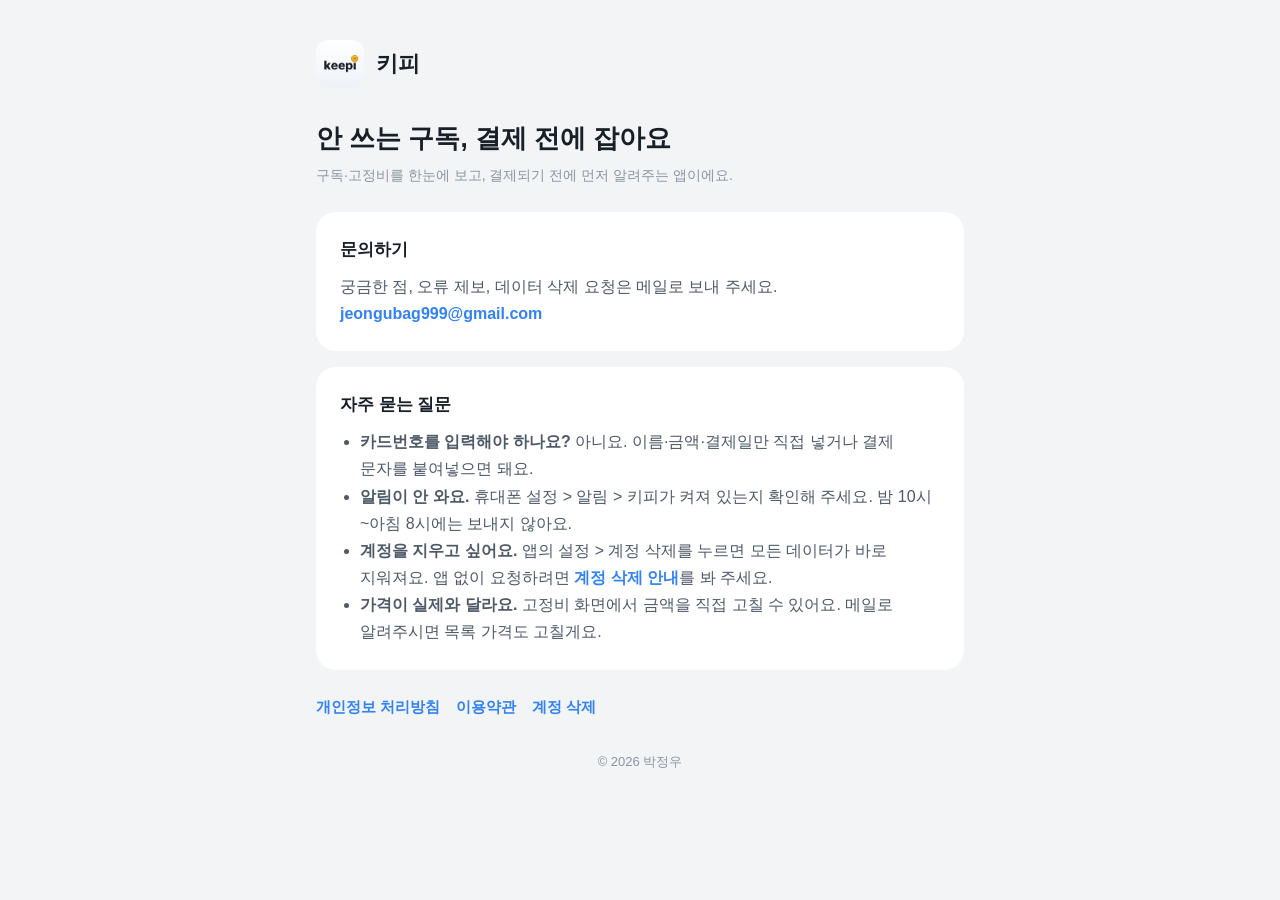
<file: index.html>
<!doctype html>
<html lang="ko">
<head>
  <meta charset="utf-8" />
  <meta name="viewport" content="width=device-width, initial-scale=1" />
  <title>키피 고객지원</title>
  <meta name="description" content="키피(Keepi) — 안 쓰는 구독, 결제 전에 잡아요. 문의와 도움말" />
  <link rel="icon" href="icon.png" />
  <link rel="stylesheet" href="style.css" />
</head>
<body>
  <main>
    <header>
      <img src="icon.png" alt="" />
      <span class="name">키피</span>
    </header>

    <h1>안 쓰는 구독, 결제 전에 잡아요</h1>
    <p class="updated">구독·고정비를 한눈에 보고, 결제되기 전에 먼저 알려주는 앱이에요.</p>

    <section class="card">
      <h2>문의하기</h2>
      <p>궁금한 점, 오류 제보, 데이터 삭제 요청은 메일로 보내 주세요.<br />
        <a href="mailto:jeongubag999@gmail.com">jeongubag999@gmail.com</a></p>
    </section>

    <section class="card">
      <h2>자주 묻는 질문</h2>
      <ul>
        <li><b>카드번호를 입력해야 하나요?</b> 아니요. 이름·금액·결제일만 직접 넣거나 결제 문자를 붙여넣으면 돼요.</li>
        <li><b>알림이 안 와요.</b> 휴대폰 설정 &gt; 알림 &gt; 키피가 켜져 있는지 확인해 주세요. 밤 10시~아침 8시에는 보내지 않아요.</li>
        <li><b>계정을 지우고 싶어요.</b> 앱의 설정 &gt; 계정 삭제를 누르면 모든 데이터가 바로 지워져요. 앱 없이 요청하려면 <a href="delete-account.html">계정 삭제 안내</a>를 봐 주세요.</li>
        <li><b>가격이 실제와 달라요.</b> 고정비 화면에서 금액을 직접 고칠 수 있어요. 메일로 알려주시면 목록 가격도 고칠게요.</li>
      </ul>
    </section>

    <nav>
      <a href="privacy.html">개인정보 처리방침</a>
      <a href="terms.html">이용약관</a>
      <a href="delete-account.html">계정 삭제</a>
    </nav>
    <footer>© 2026 박정우</footer>
  </main>
</body>
</html>
</file>
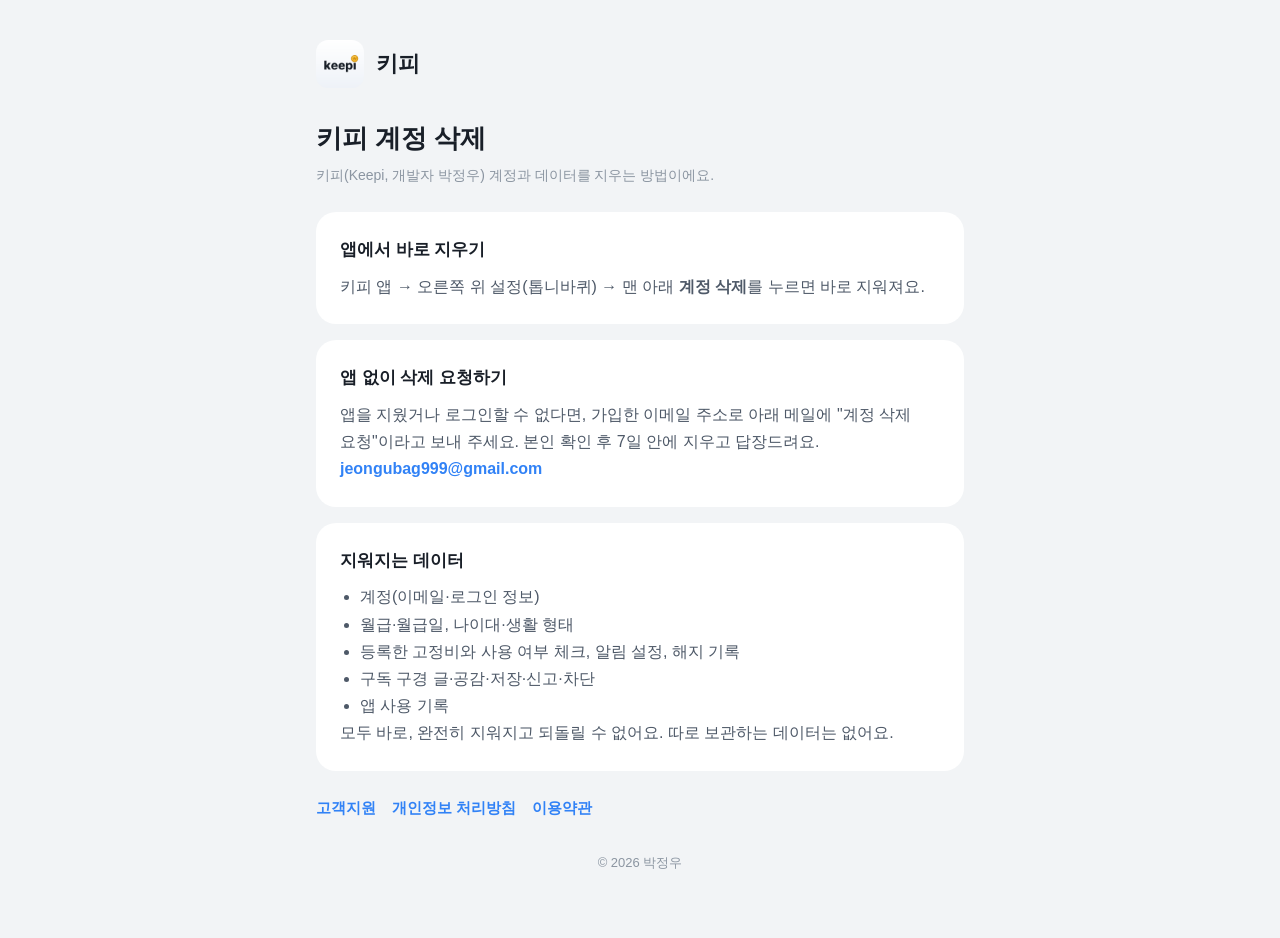
<file: delete-account.html>
<!doctype html>
<html lang="ko">
<head>
  <meta charset="utf-8" />
  <meta name="viewport" content="width=device-width, initial-scale=1" />
  <title>키피 계정 삭제</title>
  <meta name="description" content="키피(Keepi) 계정과 데이터를 지우는 방법" />
  <link rel="icon" href="icon.png" />
  <link rel="stylesheet" href="style.css" />
</head>
<body>
  <main>
    <header>
      <img src="icon.png" alt="" />
      <span class="name">키피</span>
    </header>

    <h1>키피 계정 삭제</h1>
    <p class="updated">키피(Keepi, 개발자 박정우) 계정과 데이터를 지우는 방법이에요.</p>

    <section class="card" id="in-app">
      <h2>앱에서 바로 지우기</h2>
      <p>키피 앱 → 오른쪽 위 설정(톱니바퀴) → 맨 아래 <b>계정 삭제</b>를 누르면 바로 지워져요.</p>
    </section>

    <section class="card" id="request">
      <h2>앱 없이 삭제 요청하기</h2>
      <p>앱을 지웠거나 로그인할 수 없다면, 가입한 이메일 주소로 아래 메일에 "계정 삭제 요청"이라고 보내 주세요. 본인 확인 후 7일 안에 지우고 답장드려요.<br />
        <a href="mailto:jeongubag999@gmail.com?subject=%ED%82%A4%ED%94%BC%20%EA%B3%84%EC%A0%95%20%EC%82%AD%EC%A0%9C%20%EC%9A%94%EC%B2%AD">jeongubag999@gmail.com</a></p>
    </section>

    <section class="card" id="what">
      <h2>지워지는 데이터</h2>
      <ul>
        <li>계정(이메일·로그인 정보)</li>
        <li>월급·월급일, 나이대·생활 형태</li>
        <li>등록한 고정비와 사용 여부 체크, 알림 설정, 해지 기록</li>
        <li>구독 구경 글·공감·저장·신고·차단</li>
        <li>앱 사용 기록</li>
      </ul>
      <p>모두 바로, 완전히 지워지고 되돌릴 수 없어요. 따로 보관하는 데이터는 없어요.</p>
    </section>

    <nav>
      <a href="index.html">고객지원</a>
      <a href="privacy.html">개인정보 처리방침</a>
      <a href="terms.html">이용약관</a>
    </nav>
    <footer>© 2026 박정우</footer>
  </main>
</body>
</html>
</file>
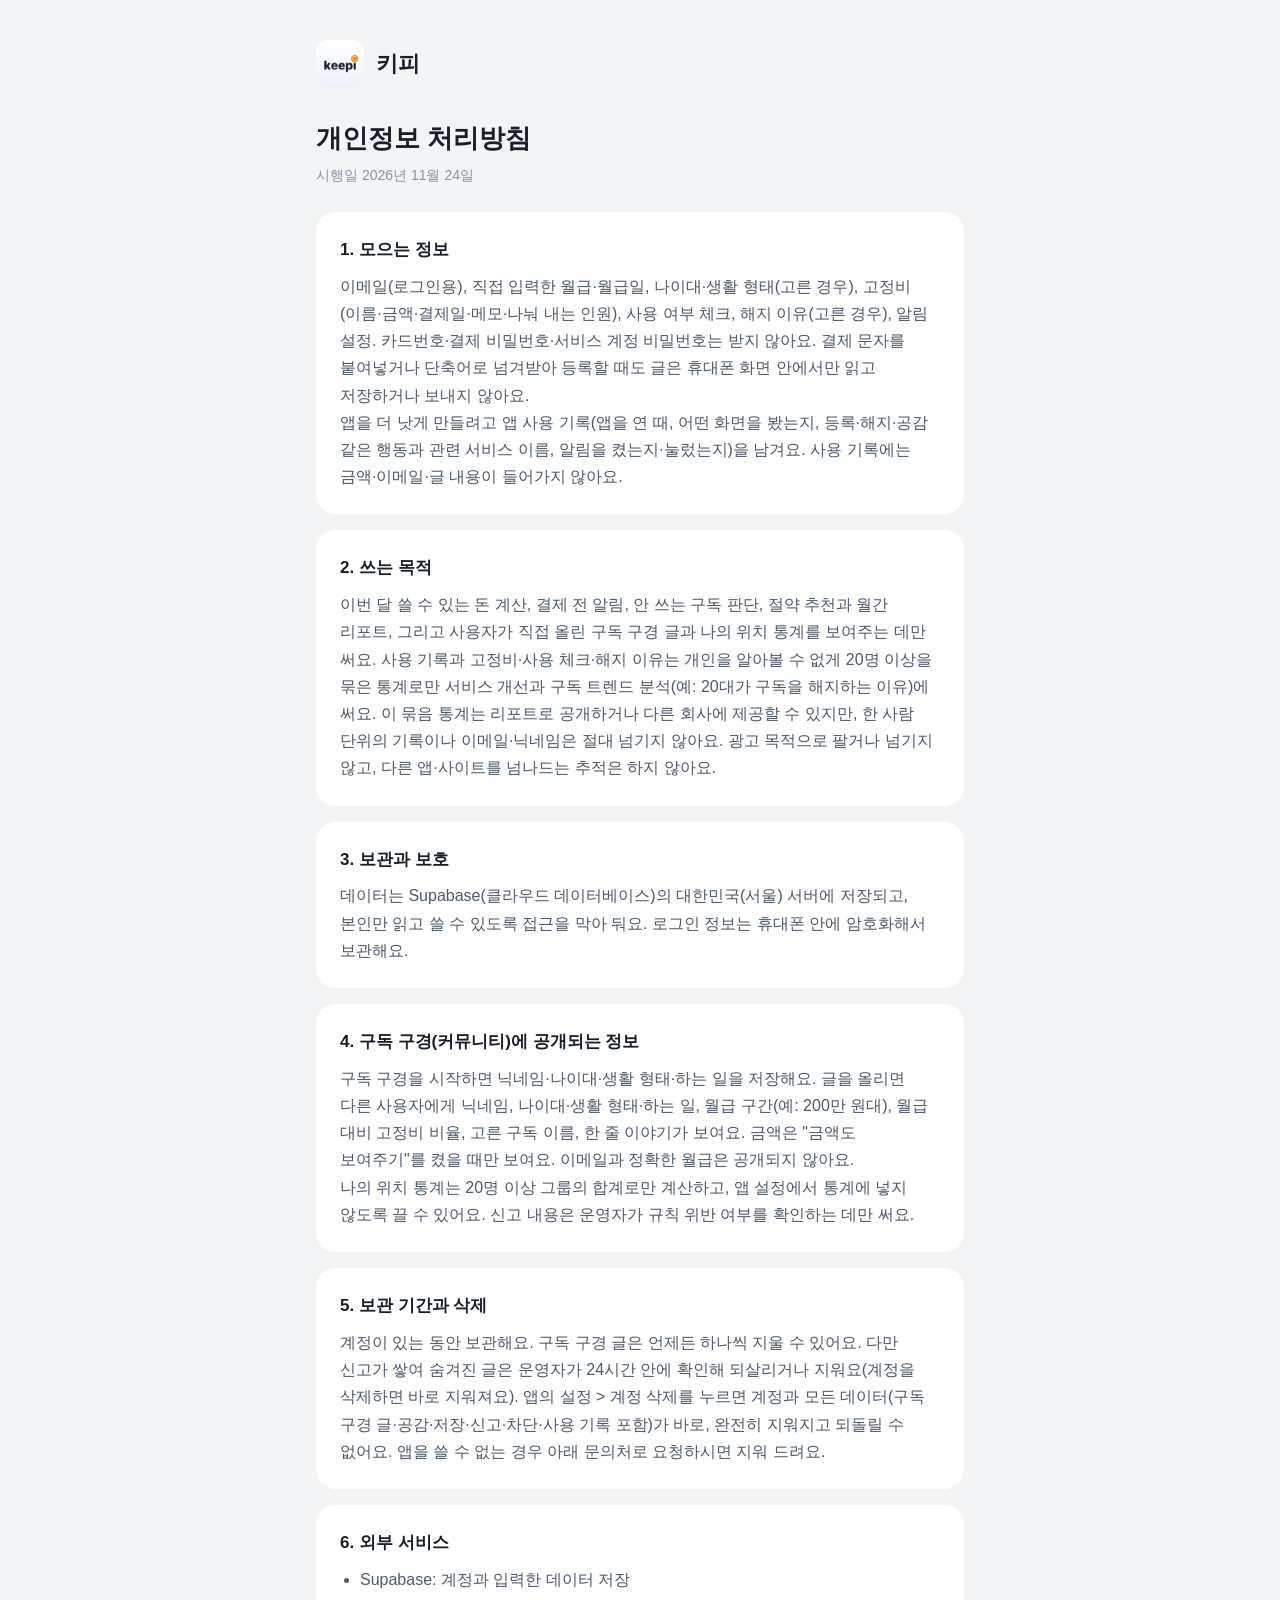
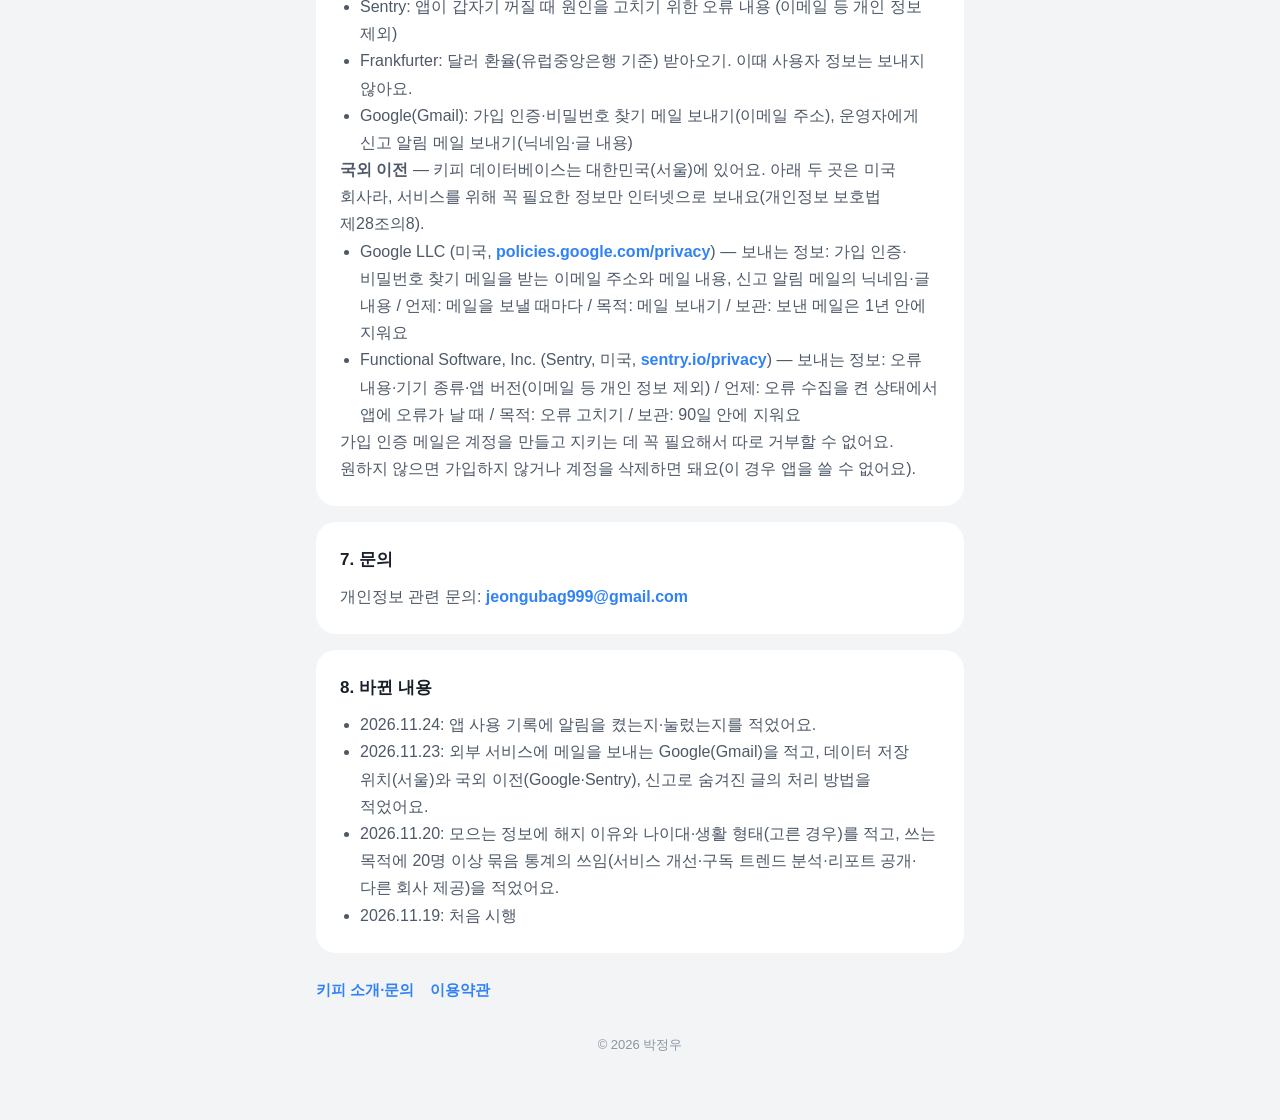
<file: privacy.html>
<!doctype html>
<html lang="ko">
<head>
  <meta charset="utf-8" />
  <meta name="viewport" content="width=device-width, initial-scale=1" />
  <title>키피 개인정보 처리방침</title>
  <meta name="description" content="키피(Keepi) 앱의 개인정보 처리방침" />
  <link rel="icon" href="icon.png" />
  <link rel="stylesheet" href="style.css" />
</head>
<body>
  <main>
    <header>
      <img src="icon.png" alt="" />
      <span class="name">키피</span>
    </header>

    <h1>개인정보 처리방침</h1>
    <p class="updated">시행일 2026년 11월 24일</p>

    <section class="card">
      <h2>1. 모으는 정보</h2>
      <p>이메일(로그인용), 직접 입력한 월급·월급일, 나이대·생활 형태(고른 경우), 고정비(이름·금액·결제일·메모·나눠 내는 인원), 사용 여부 체크, 해지 이유(고른 경우), 알림 설정. 카드번호·결제 비밀번호·서비스 계정 비밀번호는 받지 않아요. 결제 문자를 붙여넣거나 단축어로 넘겨받아 등록할 때도 글은 휴대폰 화면 안에서만 읽고 저장하거나 보내지 않아요.</p>
      <p>앱을 더 낫게 만들려고 앱 사용 기록(앱을 연 때, 어떤 화면을 봤는지, 등록·해지·공감 같은 행동과 관련 서비스 이름, 알림을 켰는지·눌렀는지)을 남겨요. 사용 기록에는 금액·이메일·글 내용이 들어가지 않아요.</p>
    </section>

    <section class="card">
      <h2>2. 쓰는 목적</h2>
      <p>이번 달 쓸 수 있는 돈 계산, 결제 전 알림, 안 쓰는 구독 판단, 절약 추천과 월간 리포트, 그리고 사용자가 직접 올린 구독 구경 글과 나의 위치 통계를 보여주는 데만 써요. 사용 기록과 고정비·사용 체크·해지 이유는 개인을 알아볼 수 없게 20명 이상을 묶은 통계로만 서비스 개선과 구독 트렌드 분석(예: 20대가 구독을 해지하는 이유)에 써요. 이 묶음 통계는 리포트로 공개하거나 다른 회사에 제공할 수 있지만, 한 사람 단위의 기록이나 이메일·닉네임은 절대 넘기지 않아요. 광고 목적으로 팔거나 넘기지 않고, 다른 앱·사이트를 넘나드는 추적은 하지 않아요.</p>
    </section>

    <section class="card">
      <h2>3. 보관과 보호</h2>
      <p>데이터는 Supabase(클라우드 데이터베이스)의 대한민국(서울) 서버에 저장되고, 본인만 읽고 쓸 수 있도록 접근을 막아 둬요. 로그인 정보는 휴대폰 안에 암호화해서 보관해요.</p>
    </section>

    <section class="card">
      <h2>4. 구독 구경(커뮤니티)에 공개되는 정보</h2>
      <p>구독 구경을 시작하면 닉네임·나이대·생활 형태·하는 일을 저장해요. 글을 올리면 다른 사용자에게 닉네임, 나이대·생활 형태·하는 일, 월급 구간(예: 200만 원대), 월급 대비 고정비 비율, 고른 구독 이름, 한 줄 이야기가 보여요. 금액은 "금액도 보여주기"를 켰을 때만 보여요. 이메일과 정확한 월급은 공개되지 않아요.</p>
      <p>나의 위치 통계는 20명 이상 그룹의 합계로만 계산하고, 앱 설정에서 통계에 넣지 않도록 끌 수 있어요. 신고 내용은 운영자가 규칙 위반 여부를 확인하는 데만 써요.</p>
    </section>

    <section class="card">
      <h2>5. 보관 기간과 삭제</h2>
      <p>계정이 있는 동안 보관해요. 구독 구경 글은 언제든 하나씩 지울 수 있어요. 다만 신고가 쌓여 숨겨진 글은 운영자가 24시간 안에 확인해 되살리거나 지워요(계정을 삭제하면 바로 지워져요). 앱의 설정 &gt; 계정 삭제를 누르면 계정과 모든 데이터(구독 구경 글·공감·저장·신고·차단·사용 기록 포함)가 바로, 완전히 지워지고 되돌릴 수 없어요. 앱을 쓸 수 없는 경우 아래 문의처로 요청하시면 지워 드려요.</p>
    </section>

    <section class="card">
      <h2>6. 외부 서비스</h2>
      <ul>
        <li>Supabase: 계정과 입력한 데이터 저장</li>
        <li>Sentry: 앱이 갑자기 꺼질 때 원인을 고치기 위한 오류 내용 (이메일 등 개인 정보 제외)</li>
        <li>Frankfurter: 달러 환율(유럽중앙은행 기준) 받아오기. 이때 사용자 정보는 보내지 않아요.</li>
        <li>Google(Gmail): 가입 인증·비밀번호 찾기 메일 보내기(이메일 주소), 운영자에게 신고 알림 메일 보내기(닉네임·글 내용)</li>
      </ul>
      <p><b>국외 이전</b> — 키피 데이터베이스는 대한민국(서울)에 있어요. 아래 두 곳은 미국 회사라, 서비스를 위해 꼭 필요한 정보만 인터넷으로 보내요(개인정보 보호법 제28조의8).</p>
      <ul>
        <li>Google LLC (미국, <a href="https://policies.google.com/privacy">policies.google.com/privacy</a>) — 보내는 정보: 가입 인증·비밀번호 찾기 메일을 받는 이메일 주소와 메일 내용, 신고 알림 메일의 닉네임·글 내용 / 언제: 메일을 보낼 때마다 / 목적: 메일 보내기 / 보관: 보낸 메일은 1년 안에 지워요</li>
        <li>Functional Software, Inc. (Sentry, 미국, <a href="https://sentry.io/privacy/">sentry.io/privacy</a>) — 보내는 정보: 오류 내용·기기 종류·앱 버전(이메일 등 개인 정보 제외) / 언제: 오류 수집을 켠 상태에서 앱에 오류가 날 때 / 목적: 오류 고치기 / 보관: 90일 안에 지워요</li>
      </ul>
      <p>가입 인증 메일은 계정을 만들고 지키는 데 꼭 필요해서 따로 거부할 수 없어요. 원하지 않으면 가입하지 않거나 계정을 삭제하면 돼요(이 경우 앱을 쓸 수 없어요).</p>
    </section>

    <section class="card">
      <h2>7. 문의</h2>
      <p>개인정보 관련 문의: <a href="mailto:jeongubag999@gmail.com">jeongubag999@gmail.com</a></p>
    </section>

    <section class="card">
      <h2>8. 바뀐 내용</h2>
      <ul>
        <li>2026.11.24: 앱 사용 기록에 알림을 켰는지·눌렀는지를 적었어요.</li>
        <li>2026.11.23: 외부 서비스에 메일을 보내는 Google(Gmail)을 적고, 데이터 저장 위치(서울)와 국외 이전(Google·Sentry), 신고로 숨겨진 글의 처리 방법을 적었어요.</li>
        <li>2026.11.20: 모으는 정보에 해지 이유와 나이대·생활 형태(고른 경우)를 적고, 쓰는 목적에 20명 이상 묶음 통계의 쓰임(서비스 개선·구독 트렌드 분석·리포트 공개·다른 회사 제공)을 적었어요.</li>
        <li>2026.11.19: 처음 시행</li>
      </ul>
    </section>

    <nav>
      <a href="./">키피 소개·문의</a>
      <a href="terms.html">이용약관</a>
    </nav>
    <footer>© 2026 박정우</footer>
  </main>
</body>
</html>
</file>
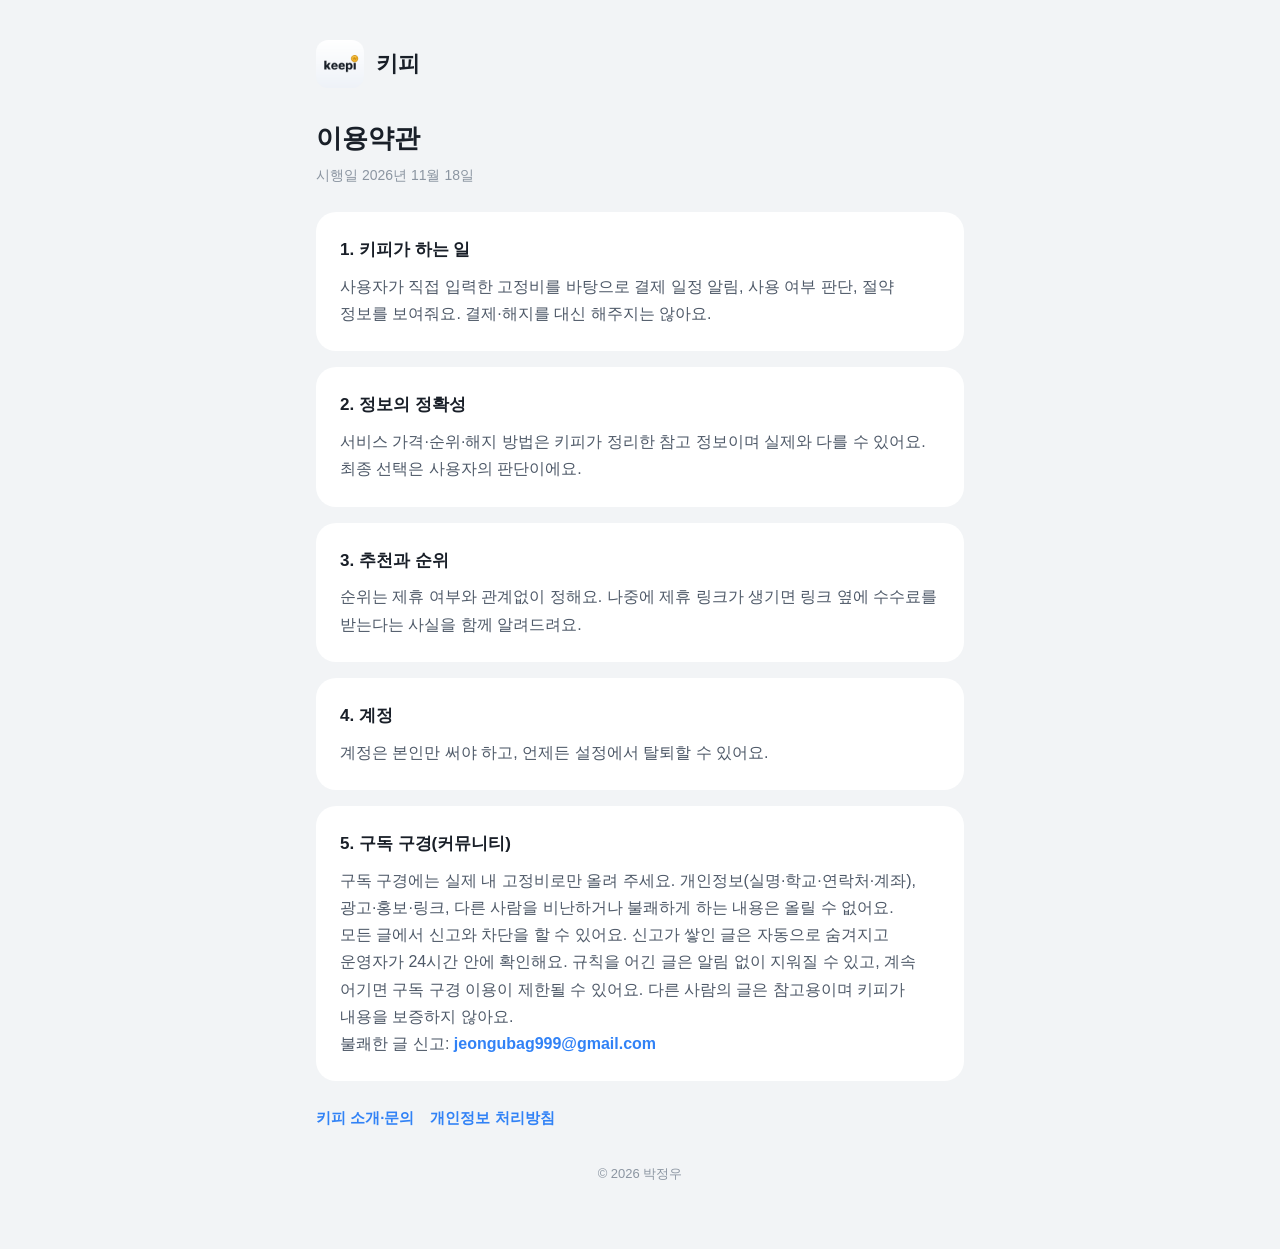
<file: terms.html>
<!doctype html>
<html lang="ko">
<head>
  <meta charset="utf-8" />
  <meta name="viewport" content="width=device-width, initial-scale=1" />
  <title>키피 이용약관</title>
  <meta name="description" content="키피(Keepi) 앱 이용약관" />
  <link rel="icon" href="icon.png" />
  <link rel="stylesheet" href="style.css" />
</head>
<body>
  <main>
    <header>
      <img src="icon.png" alt="" />
      <span class="name">키피</span>
    </header>

    <h1>이용약관</h1>
    <p class="updated">시행일 2026년 11월 18일</p>

    <section class="card">
      <h2>1. 키피가 하는 일</h2>
      <p>사용자가 직접 입력한 고정비를 바탕으로 결제 일정 알림, 사용 여부 판단, 절약 정보를 보여줘요. 결제·해지를 대신 해주지는 않아요.</p>
    </section>

    <section class="card">
      <h2>2. 정보의 정확성</h2>
      <p>서비스 가격·순위·해지 방법은 키피가 정리한 참고 정보이며 실제와 다를 수 있어요. 최종 선택은 사용자의 판단이에요.</p>
    </section>

    <section class="card">
      <h2>3. 추천과 순위</h2>
      <p>순위는 제휴 여부와 관계없이 정해요. 나중에 제휴 링크가 생기면 링크 옆에 수수료를 받는다는 사실을 함께 알려드려요.</p>
    </section>

    <section class="card">
      <h2>4. 계정</h2>
      <p>계정은 본인만 써야 하고, 언제든 설정에서 탈퇴할 수 있어요.</p>
    </section>

    <section class="card">
      <h2>5. 구독 구경(커뮤니티)</h2>
      <p>구독 구경에는 실제 내 고정비로만 올려 주세요. 개인정보(실명·학교·연락처·계좌), 광고·홍보·링크, 다른 사람을 비난하거나 불쾌하게 하는 내용은 올릴 수 없어요.</p>
      <p>모든 글에서 신고와 차단을 할 수 있어요. 신고가 쌓인 글은 자동으로 숨겨지고 운영자가 24시간 안에 확인해요. 규칙을 어긴 글은 알림 없이 지워질 수 있고, 계속 어기면 구독 구경 이용이 제한될 수 있어요. 다른 사람의 글은 참고용이며 키피가 내용을 보증하지 않아요.</p>
      <p>불쾌한 글 신고: <a href="mailto:jeongubag999@gmail.com">jeongubag999@gmail.com</a></p>
    </section>

    <nav>
      <a href="./">키피 소개·문의</a>
      <a href="privacy.html">개인정보 처리방침</a>
    </nav>
    <footer>© 2026 박정우</footer>
  </main>
</body>
</html>
</file>
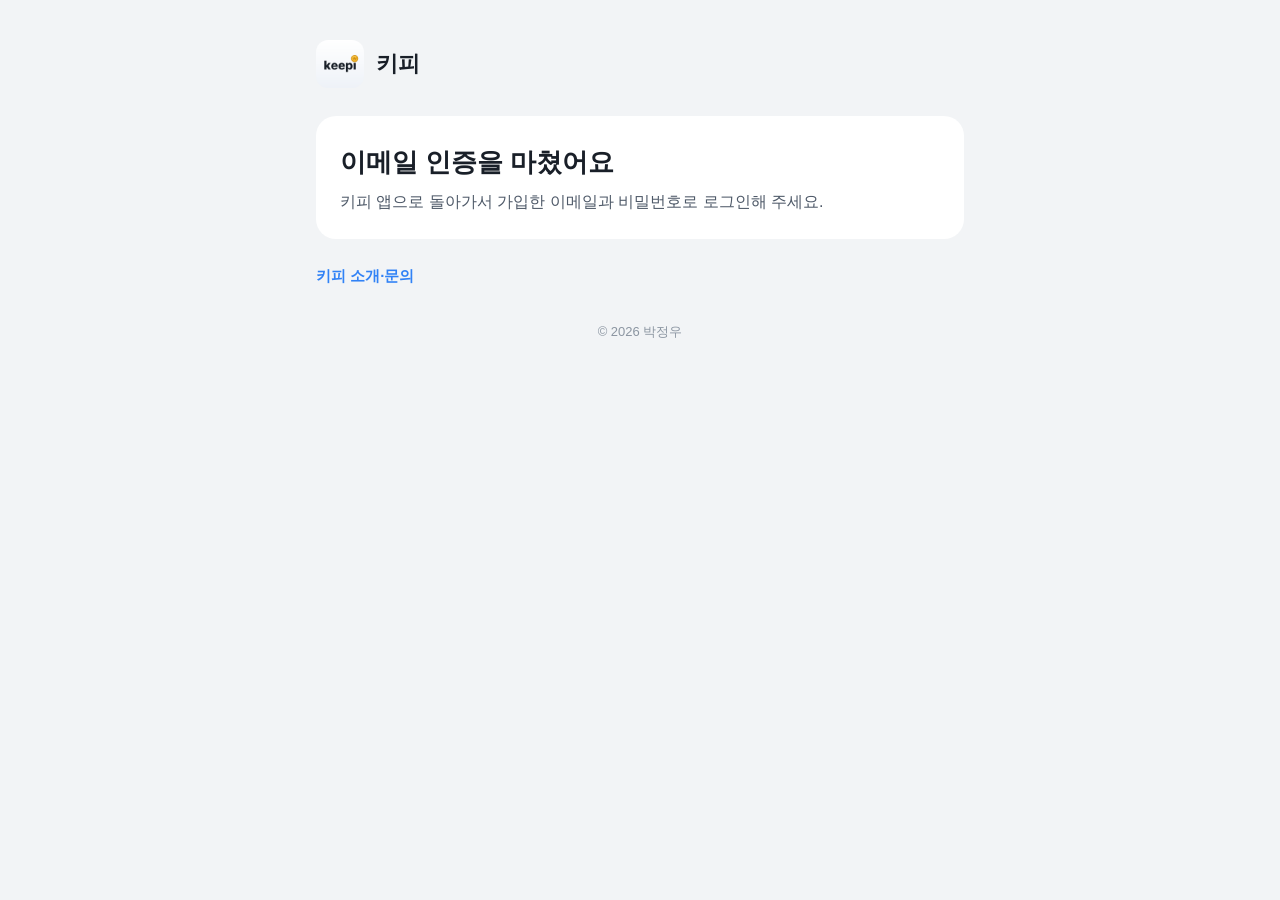
<file: verified.html>
<!doctype html>
<html lang="ko">
<head>
  <meta charset="utf-8" />
  <meta name="viewport" content="width=device-width, initial-scale=1" />
  <title>키피 이메일 인증</title>
  <meta name="robots" content="noindex" />
  <link rel="icon" href="icon.png" />
  <link rel="stylesheet" href="style.css" />
</head>
<body>
  <main>
    <header>
      <img src="icon.png" alt="" />
      <span class="name">키피</span>
    </header>

    <section class="card" id="ok">
      <h1>이메일 인증을 마쳤어요</h1>
      <p>키피 앱으로 돌아가서 가입한 이메일과 비밀번호로 로그인해 주세요.</p>
    </section>

    <section class="card" id="fail" hidden>
      <h1>링크를 쓸 수 없어요</h1>
      <p>인증 링크가 만료됐거나 이미 쓴 링크예요. 키피 앱에서 다시 가입하거나, 이미 인증했다면 그대로 로그인해 보세요.</p>
      <p>계속 안 되면 <a href="mailto:jeongubag999@gmail.com">jeongubag999@gmail.com</a>으로 알려주세요.</p>
    </section>

    <nav>
      <a href="./">키피 소개·문의</a>
    </nav>
    <footer>© 2026 박정우</footer>
  </main>
  <script>
    // Supabase는 실패하면 주소 뒤에 error=... 를 붙여서 보내요. 로그인 정보(토큰)는 이 페이지에서 쓰지 않고 바로 지워요.
    var q = (location.hash || '').slice(1) + '&' + (location.search || '').slice(1);
    if (/(^|&)error(_code)?=/.test(q)) {
      document.getElementById('ok').hidden = true;
      document.getElementById('fail').hidden = false;
    }
    if (location.hash || location.search) history.replaceState(null, '', location.pathname);
  </script>
</body>
</html>
</file>
<file: style.css>
:root {
  --bg: #f2f4f6;
  --card: #ffffff;
  --text: #191f28;
  --sub: #4e5968;
  --muted: #8b95a1;
  --line: #e5e8eb;
  --primary: #3182f6;
}
@media (prefers-color-scheme: dark) {
  :root {
    --bg: #17171c;
    --card: #202027;
    --text: #f2f4f6;
    --sub: #b0b8c1;
    --muted: #7e8590;
    --line: #2c2c35;
    --primary: #4d94f8;
  }
}
* { box-sizing: border-box; }
body {
  margin: 0;
  background: var(--bg);
  color: var(--text);
  font-family: Pretendard, -apple-system, BlinkMacSystemFont, 'Apple SD Gothic Neo', 'Noto Sans KR', sans-serif;
  line-height: 1.7;
  word-break: keep-all;
}
main { max-width: 680px; margin: 0 auto; padding: 40px 16px 64px; }
header { display: flex; align-items: center; gap: 12px; margin-bottom: 28px; }
header img { width: 48px; height: 48px; border-radius: 12px; }
header .name { font-size: 22px; font-weight: 800; }
h1 { font-size: 26px; margin: 0 0 4px; }
.updated { color: var(--muted); font-size: 14px; margin: 0 0 24px; }
.card { background: var(--card); border-radius: 20px; padding: 24px; margin-bottom: 16px; }
h2 { font-size: 17px; margin: 0 0 8px; }
p { margin: 0; color: var(--sub); }
.card + .card { margin-top: 0; }
a { color: var(--primary); text-decoration: none; font-weight: 600; }
a:hover { text-decoration: underline; }
ul { margin: 0; padding-left: 20px; color: var(--sub); }
nav { display: flex; gap: 16px; flex-wrap: wrap; margin-top: 24px; font-size: 15px; }
footer { color: var(--muted); font-size: 13px; margin-top: 32px; text-align: center; }
</file>
